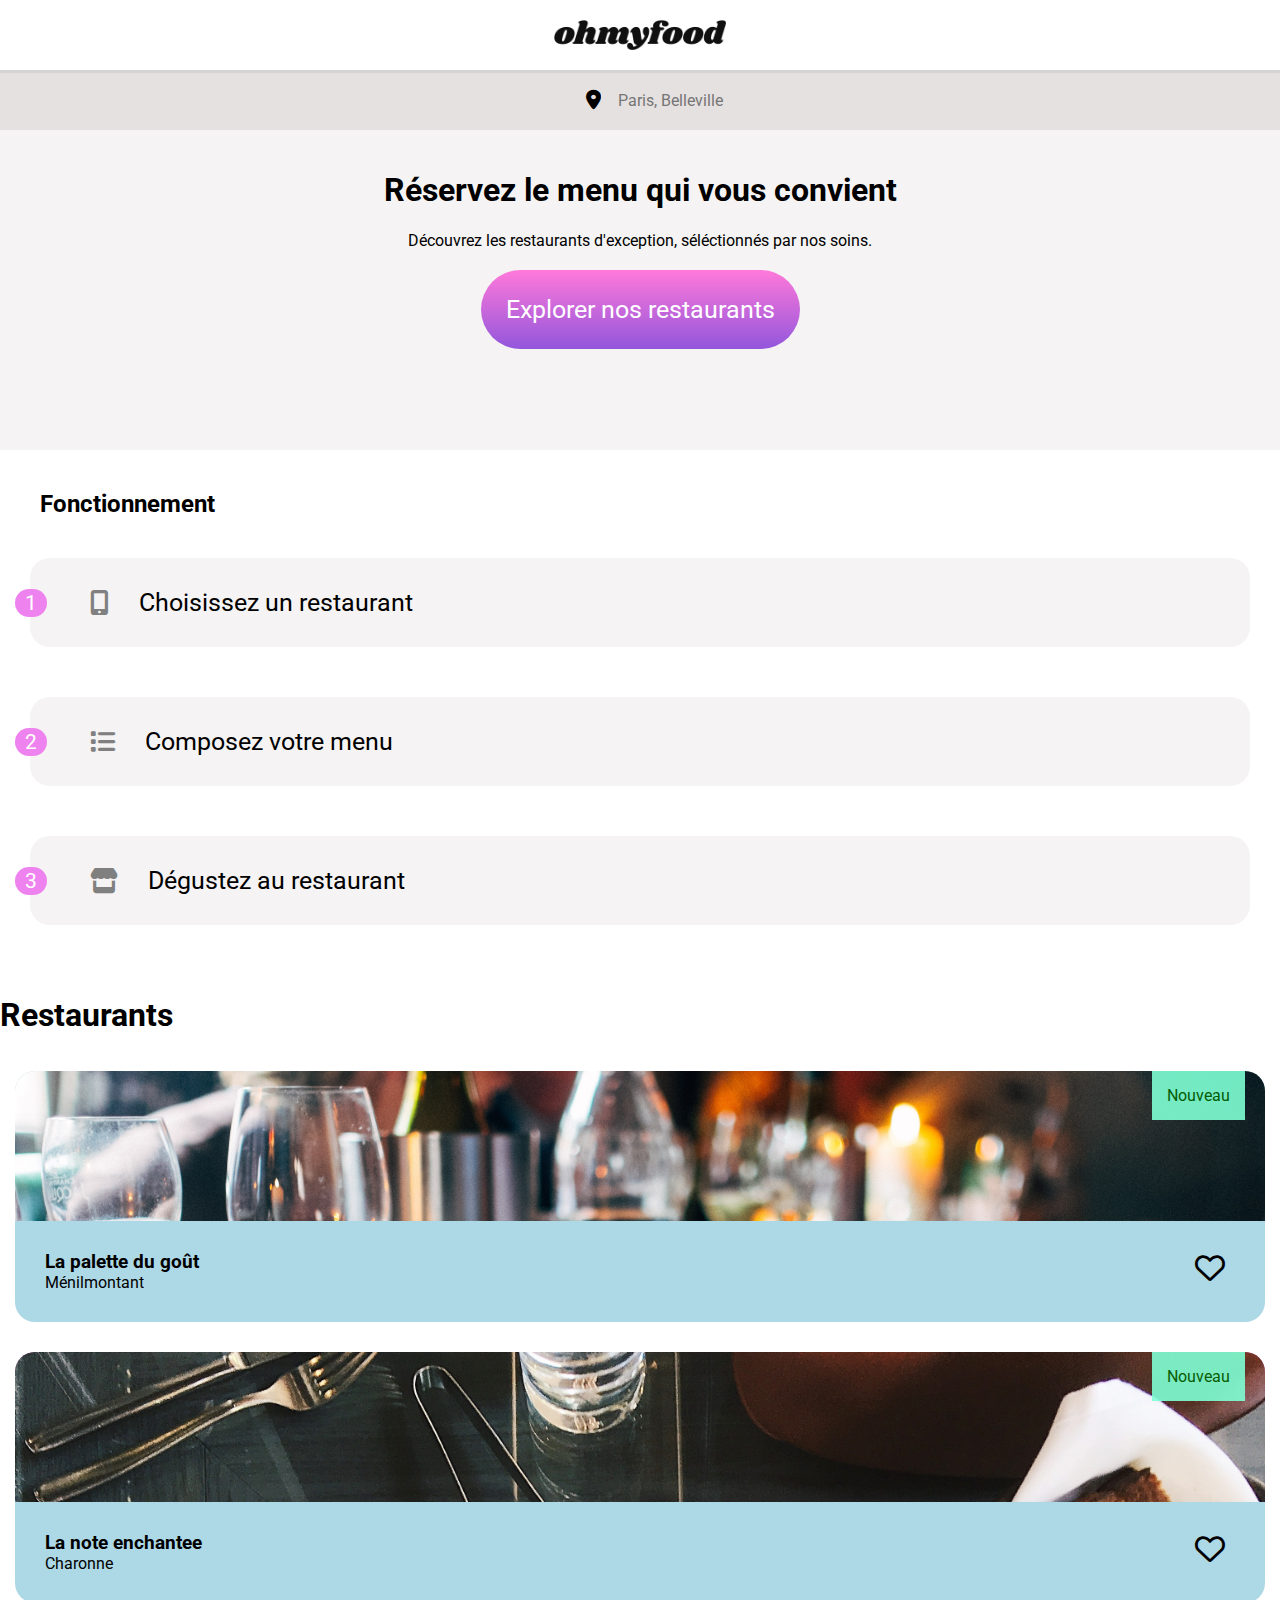
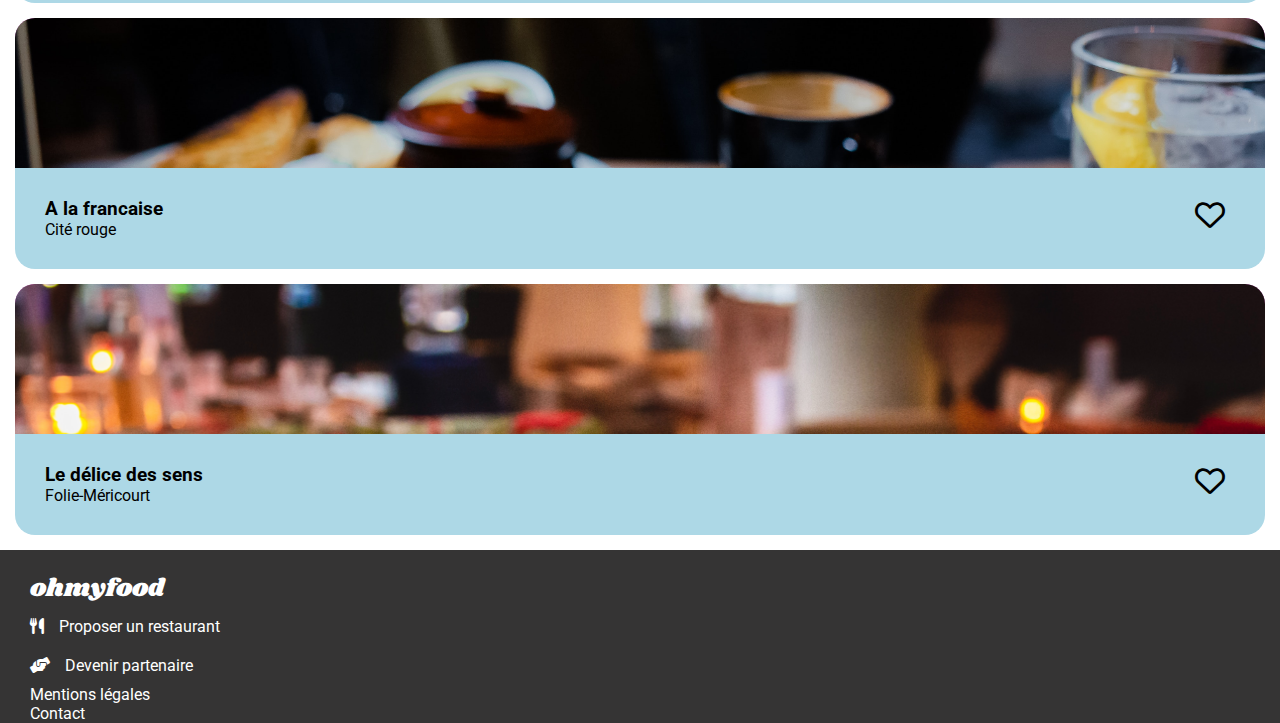
<file: OYMYFOOD/index.html>
<!DOCTYPE html>

<html lang="en-FR">

<head>
  <meta charset="utf-8" />

  <title>Projet 3 - OH MY FOOD</title>
  <link rel="stylesheet" href="CSS/style.css" />
  <link rel="stylesheet" href="CSS/css/all.css" />
  <link rel="preconnect" href="https://fonts.googleapis.com" />
  <link rel="preconnect" href="https://fonts.gstatic.com" crossorigin />
  <link href="https://fonts.googleapis.com/css2?family=Shrikhand&display=swap" rel="stylesheet" />
  <link rel="preconnect" href="https://fonts.googleapis.com" />
  <link rel="preconnect" href="https://fonts.gstatic.com" crossorigin />
  <link
    href="https://fonts.googleapis.com/css2?family=Roboto:ital,wght@0,100;0,300;0,400;0,500;0,700;0,900;1,100;1,300;1,400;1,500;1,700;1,900&display=swap"
    rel="stylesheet" />
</head>

<body>

  <section class="sectionchargement">
    <span class="loader loadingspinner"></span>
    Chargement des menus...
  </section>



  <header class="conteneurheader">
    <div class="logo">
      <img class="logoheader" src="Images/ohmyfood.png" alt="Le logo d'Oh my food" />
    </div>

    <div class="zonerecherche">
      <div class="zone1">
        <i class="fa-solid fa-location-dot"></i>

        <form class="formulaire" method="post" action="#">
          <input class="zone2" type="text" placeholder="Paris, Belleville" size="20" maxlength="100" />
        </form>
      </div>
    </div>

    <div class="conteneurfinheader">
      <h1>Réservez le menu qui vous convient</h1>

      <p>
        Découvrez les restaurants d'exception, séléctionnés par nos soins.
      </p>

      <div class="explorationrestaurants">
        <a class="lienexploration" href="#">Explorer nos restaurants </a>
      </div>
    </div>
  </header>

  <div class="conteneurfonctionnement">
    <h2>Fonctionnement</h2>

    <div class="etapesfonctionnement">



      <div class="choisissez">
        <span class="etape1">1</span>
        <i class="fa-solid fa-mobile-screen-button"></i>
        <span>Choisissez un restaurant</span>
      </div>

      <div class="composez">
        <span class="etape2">2</span>
        <i class="fa-solid fa-list"></i>
        <span>Composez votre menu</span>
      </div>

      <div class="degustez">
        <span class="etape3">3</span>
        <i class="fa-solid fa-store"></i>
        <span>Dégustez au restaurant</span>
      </div>
    </div>
  </div>

  <div class="conteneurrestaurants">
    <h1>Restaurants</h1>

    <div class="modelecarte">
      <div class="partiephoto">
        <img class="lesimages" src="Images/la_palette-du_gout.jpg" alt="Photo Restaurant La palette du gout" />
        <span class="mentionnouveau">Nouveau</span>
      </div>


      <div class="partietexte">
        <div class="detailresto">
          <h3 class="nomresto">La palette du goût</h3>
          <p class="villeresto">Ménilmontant</p>
        </div>




        <div class="coeurs">

          <span class="coeurvide">
            <i class="fa-regular fa-heart"></i>
          </span>
          <span class="coeurplein">
            <i class="fa-solid fa-heart"></i>
          </span>
        </div>


      </div>
    </div>
  </div>



  <div class="modelecarte">
    <div class="partiephoto">
      <img class="lesimages" src="Images/la_note_enchantee.jpg" alt="Photo Restaurant La note enchantee" />
      <span class="mentionnouveau">Nouveau</span>
    </div>


    <div class="partietexte">
      <div class="detailresto">
        <h3 class="nomresto">La note enchantee</h3>
        <p class="villeresto">Charonne</p>
      </div>


      <div class="coeurs">

        <span class="coeurvide">
          <i class="fa-regular fa-heart"></i>
        </span>
        <span class="coeurplein">
          <i class="fa-solid fa-heart"></i>
        </span>
      </div>


    </div>
  </div>
  </div>



  <div class="modelecarte">
    <div class="partiephoto">
      <img class="lesimages" src="Images/a_la_francaise.jpg" alt="Photo Restaurant A la francaise" />
    </div>


    <div class="partietexte">
      <div class="detailresto">
        <h3 class="nomresto">A la francaise</h3>
        <p class="villeresto">Cité rouge</p>
      </div>


      <div class="coeurs">

        <span class="coeurvide">
          <i class="fa-regular fa-heart"></i>
        </span>
        <span class="coeurplein">
          <i class="fa-solid fa-heart"></i>
        </span>
      </div>


    </div>
  </div>
  </div>



  <div class="modelecarte">
    <div class="partiephoto">
      <img class="lesimages" src="Images/le_delice_des_sens.jpg" alt="Photo Restaurant Le délice des sens" />
    </div>


    <div class="partietexte">
      <div class="detailresto">
        <h3 class="nomresto">Le délice des sens</h3>
        <p class="villeresto">Folie-Méricourt</p>
      </div>

      <div class="coeurs">

        <span class="coeurvide">
          <i class="fa-regular fa-heart"></i>
        </span>
        <span class="coeurplein">
          <i class="fa-solid fa-heart"></i>
        </span>
      </div>


    </div>
  </div>
  </div>



  <footer class="conteneurfooter">
    <div class="elementsdufooter">
      <div class="textelogo">
        <p>ohmyfood</p>
      </div>

      <div class="proposerunresto">
        <i class="fa-solid fa-utensils"></i>
        <p>Proposer un restaurant</p>
      </div>

      <div class="devenirpartenaire">
        <i class="fa-solid fa-handshake-angle"></i>
        <p>Devenir partenaire</p>
      </div>

      <p>Mentions légales</p>

      <p>Contact</p>
    </div>
  </footer>
</body>

</html>
</file>
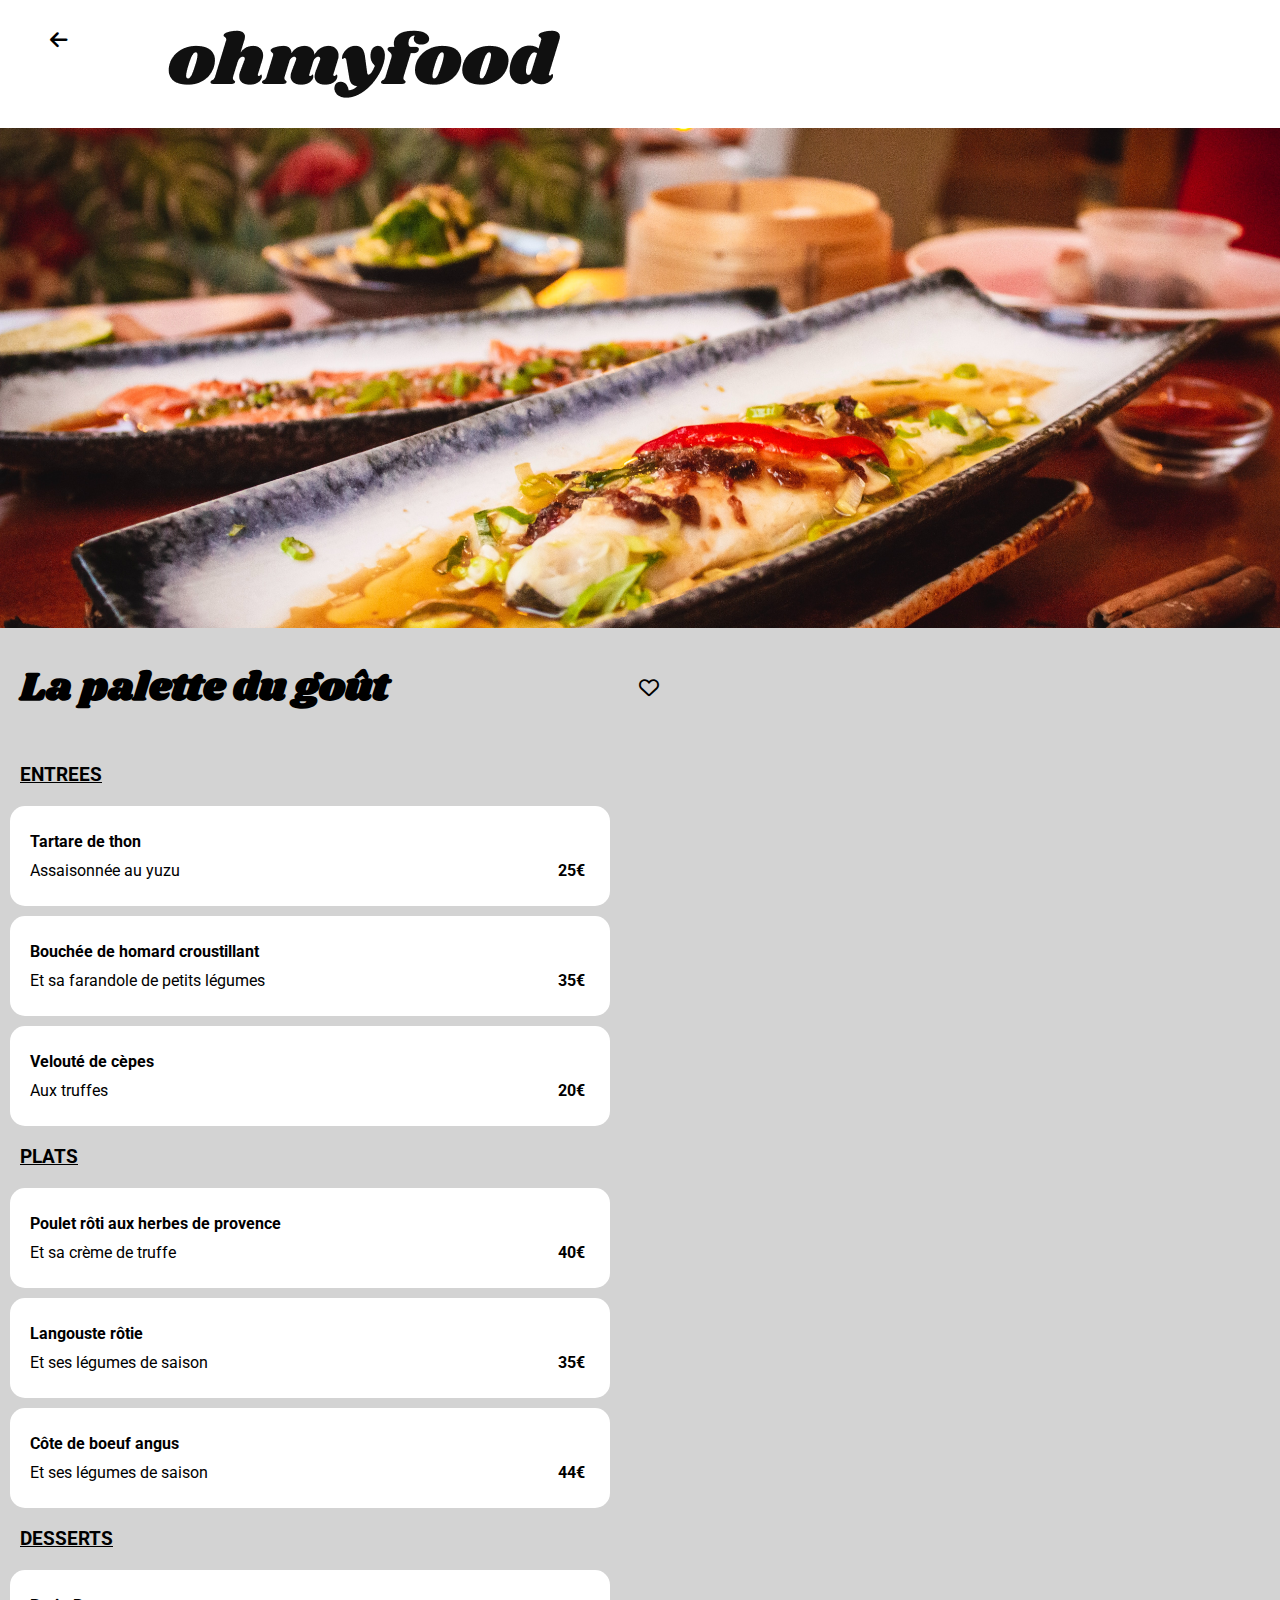
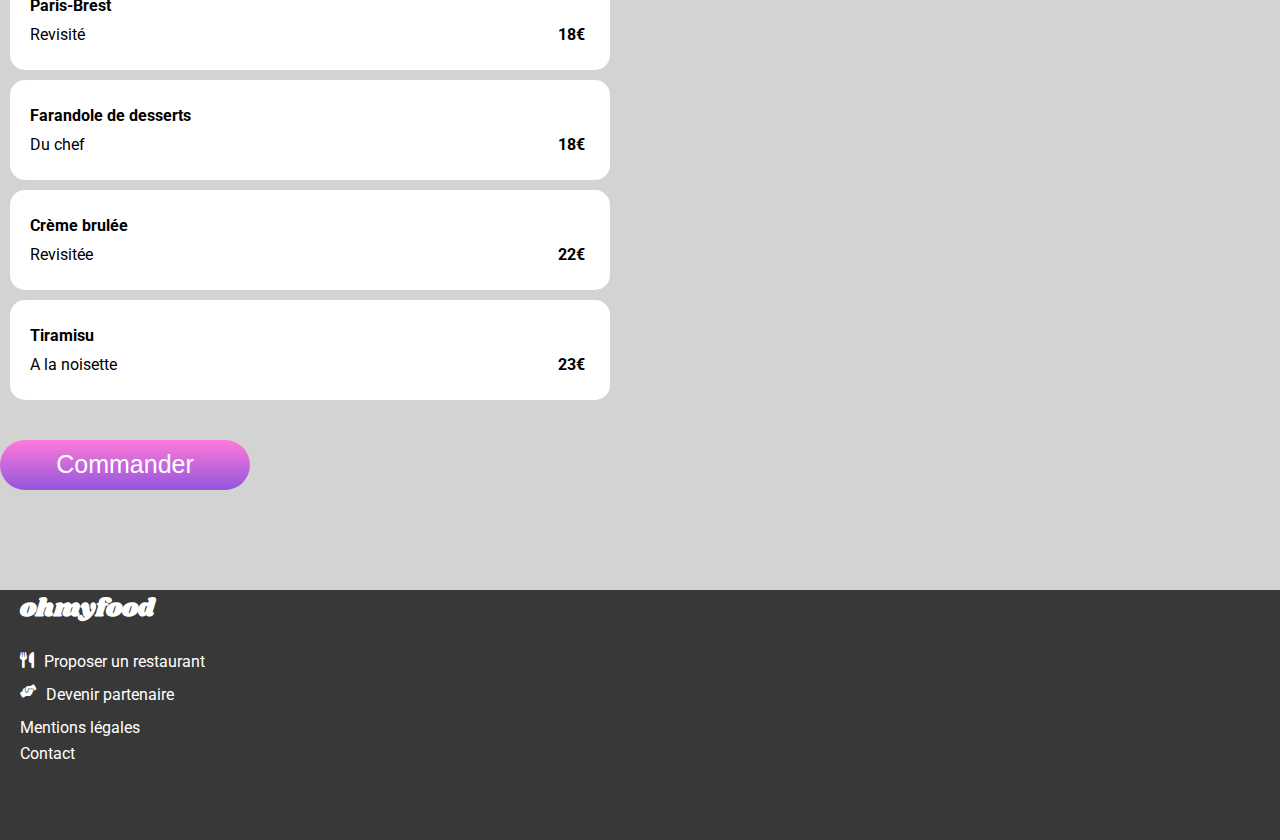
<file: OYMYFOOD/delicesdessens.html>
<!DOCTYPE html>


<html lang="en-FR">
  <head>
    <meta charset="utf-8" />

    <title>Projet 3 - OH MY FOOD</title>
    <link rel="stylesheet" href="CSS/delicesdessens.css" />
    <link rel="stylesheet" href="CSS/css/all.css" />
    <link rel="preconnect" href="https://fonts.googleapis.com" />
    <link rel="preconnect" href="https://fonts.gstatic.com" crossorigin />
    <link
      href="https://fonts.googleapis.com/css2?family=Shrikhand&display=swap"
      rel="stylesheet"
    />
    <link rel="preconnect" href="https://fonts.googleapis.com" />
    <link rel="preconnect" href="https://fonts.gstatic.com" crossorigin />
    <link
      href="https://fonts.googleapis.com/css2?family=Roboto:ital,wght@0,100;0,300;0,400;0,500;0,700;0,900;1,100;1,300;1,400;1,500;1,700;1,900&display=swap"
      rel="stylesheet"
    />
  </head>


<body>


    <header class="conteneurheader">

        <div class="flecheretouretlogo">
            <a href="index.html">
            <i class="fa-solid fa-arrow-left"></i></a>
    
        <div class="logo">
            <img class="logoheader" src="Images/ohmyfood.png" alt="Le logo d'Oh my food"/>
        </div>
    </div>

    </header>



    <div class="conteneurmenu">

        <div>
            <img class="image3" src="Images/le_delice_des_sens.jpg" alt="Photo Restaurant Le délices des sens" />
        </div>



        <div class="contenutexte">
        <div class="nomresto">
            <h1>La palette du goût</h1>
            <i class="fa-regular fa-heart"></i>
        </div>
        
        <h3 class="entrées">ENTREES</h3>


        <div class="modelcarte">
            <div class="sousmodelecarte">
                <div class="complete">
                    <h4>Tartare de thon</h4>
                    <p>Assaisonnée au yuzu</p>
                </div>
                <div class="detailprix">
                    <p>25€</p>
                </div>
            </div>

            <span class="coche">
                <i class="fa-solid fa-circle-check"></i>
            </span>
        </div>


        <div class="modelcarte">
            <div class="sousmodelecarte">
                <div class="complete">
                    <h4>Bouchée de homard croustillant</h4>
                    <p>Et sa farandole de petits légumes</p>
                </div>
                <div class="detailprix">
                    <p>35€</p>
                </div>
          
            </div>

            <span class="coche">
                <i class="fa-solid fa-circle-check"></i>
            </span>
        </div>


        <div class="modelcarte">
            <div class="sousmodelecarte">
                <div class="complete">
                    <h4>Velouté de cèpes</h4>
                    <p>Aux truffes</p>
                </div>
                <div class="detailprix">
                    <p>20€</p>
                </div>
          
            </div>

            <span class="coche">
                <i class="fa-solid fa-circle-check"></i>
            </span>
        </div>



        <h3 class="entrées">PLATS</h3>

        <div class="modelcarte">
            <div class="sousmodelecarte">
                <div class="complete">
                    <h4>Poulet rôti aux herbes de provence</h4>
                    <p>Et sa crème de truffe</p>
                </div>
                <div class="detailprix">
                    <p>40€</p>
                </div>
          
            </div>

            <span class="coche">
                <i class="fa-solid fa-circle-check"></i>
            </span>
        </div>


 <div class="modelcarte">
            <div class="sousmodelecarte">
                <div class="complete">
                    <h4>Langouste rôtie</h4>
                    <p>Et ses légumes de saison</p>
                </div>
                <div class="detailprix">
                    <p>35€</p>
                </div>
          
            </div>

            <span class="coche">
                <i class="fa-solid fa-circle-check"></i>
            </span>
        </div>



        <div class="modelcarte">
            <div class="sousmodelecarte">
                <div class="complete">
                    <h4>Côte de boeuf angus</h4>
                    <p>Et ses légumes de saison</p>
                </div>
                <div class="detailprix">
                    <p>44€</p>
                </div>
          
            </div>

            <span class="coche">
                <i class="fa-solid fa-circle-check"></i>
            </span>
        </div>

        <h3 class="desserts">DESSERTS</h3>


        <div class="modelcarte">
            <div class="sousmodelecarte">
                <div class="complete">
                    <h4>Paris-Brest</h4>
                    <p>Revisité</p>
                </div>
                <div class="detailprix">
                    <p>18€</p>
                </div>
          
            </div>

            <span class="coche">
                <i class="fa-solid fa-circle-check"></i>
            </span>
        </div>


        <div class="modelcarte">
            <div class="sousmodelecarte">
                <div class="complete">
                    <h4>Farandole de desserts</h4>
                    <p>Du chef</p>
                </div>
                <div class="detailprix">
                    <p>18€</p>
                </div>
          
            </div>

            <span class="coche">
                <i class="fa-solid fa-circle-check"></i>
            </span>
        </div>


        <div class="modelcarte">
            <div class="sousmodelecarte">
                <div class="complete">
                    <h4>Crème brulée</h4>
                    <p>Revisitée</p>
                </div>
                <div class="detailprix">
                    <p>22€</p>
                </div>
          
            </div>

            <span class="coche">
                <i class="fa-solid fa-circle-check"></i>
            </span>
        </div>


        <div class="modelcarte">
            <div class="sousmodelecarte">
                <div class="complete">
                    <h4>Tiramisu</h4>
                    <p>A la noisette</p>
                </div>
                <div class="detailprix">
                    <p>23€</p>
                </div>
          
            </div>

            <span class="coche">
                <i class="fa-solid fa-circle-check"></i>
            </span>
        </div>














  

        <button class="commander" type="submit">
            <span>Commander</span>
            <a href="#"></a>
        </button>



    </body>


        
    <footer class="conteneurfooter">
        <div class="contenusfooter">
        <h3 class="nommarque">ohmyfood</h3>

        <div class="proposerunresto">
            <i class="fa-solid fa-utensils"></i>
            <p>Proposer un restaurant</p>
        </div>

        <div class="devenirpartenaire">
            <i class="fa-solid fa-handshake-angle"></i>
            <p>Devenir partenaire</p>
        </div>


        <p>Mentions légales</p>

        <p>Contact</p>
    
    </div>

    </footer>
</file>
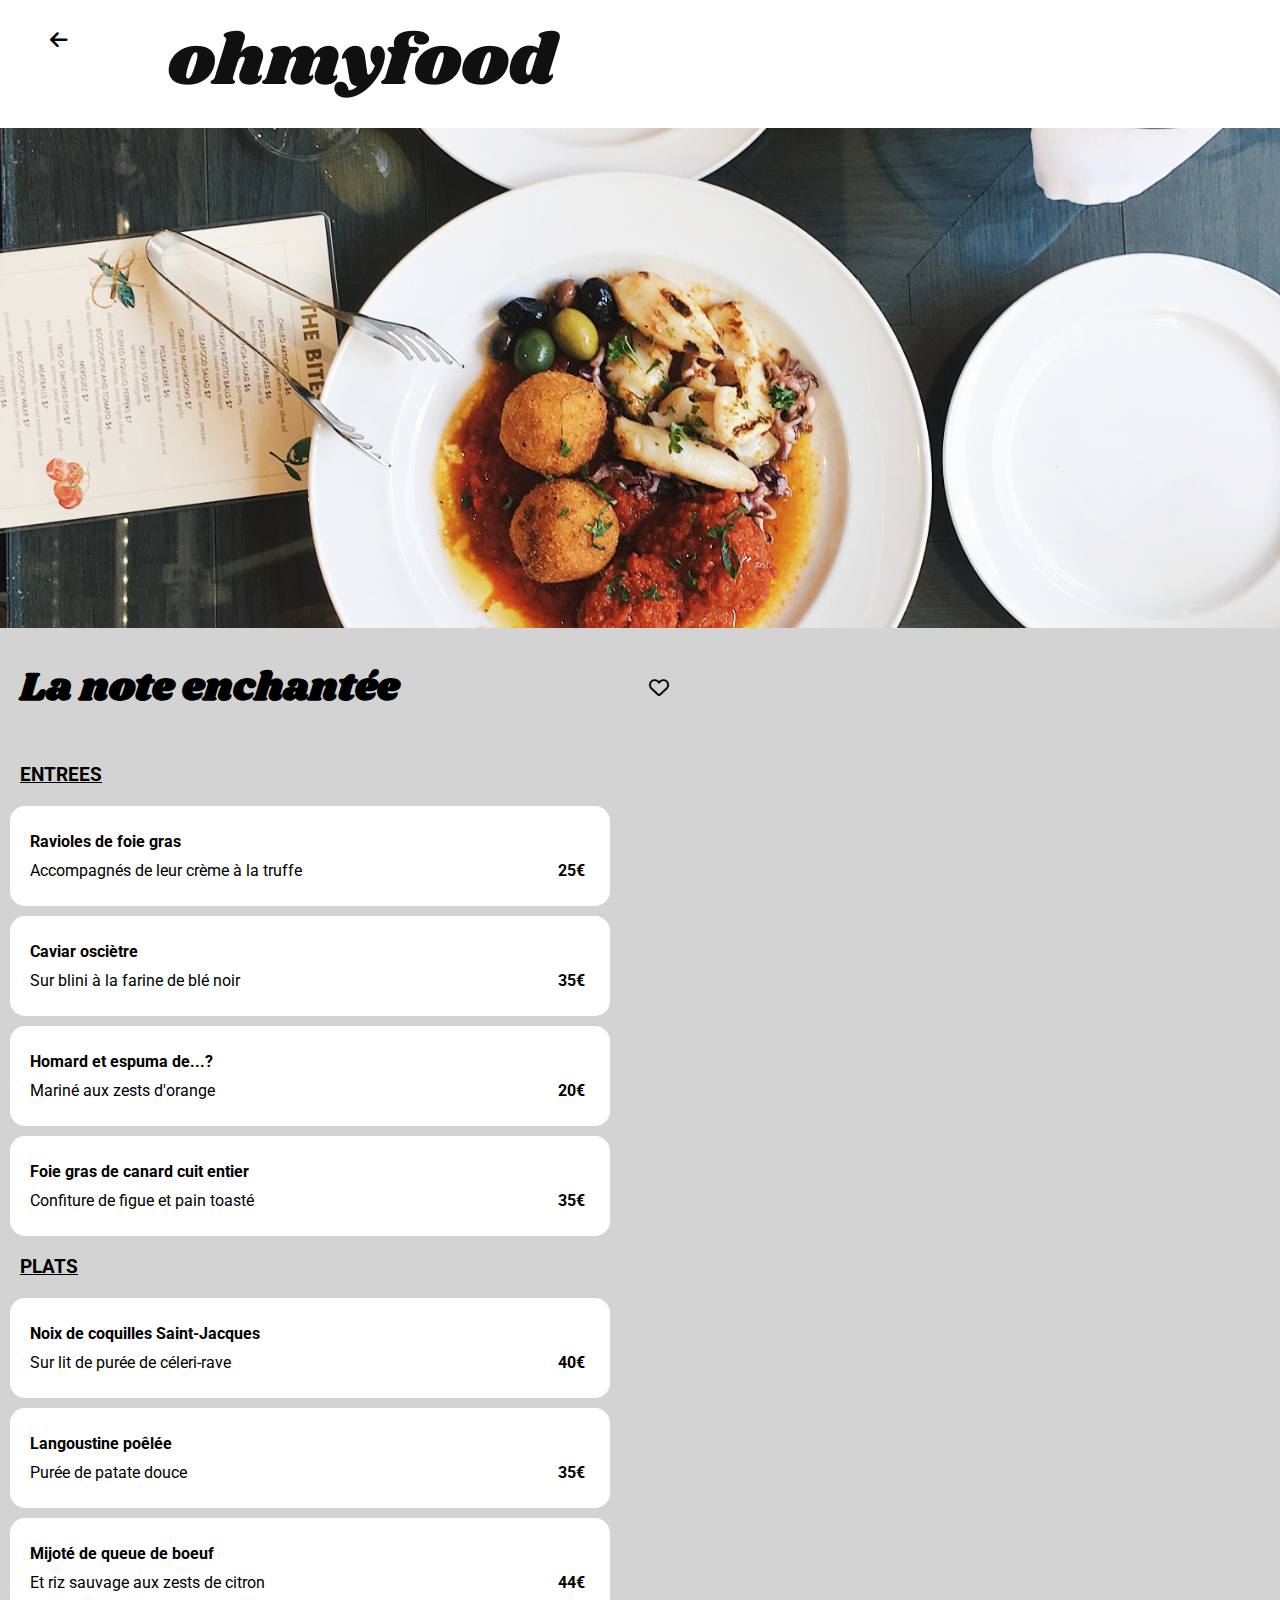
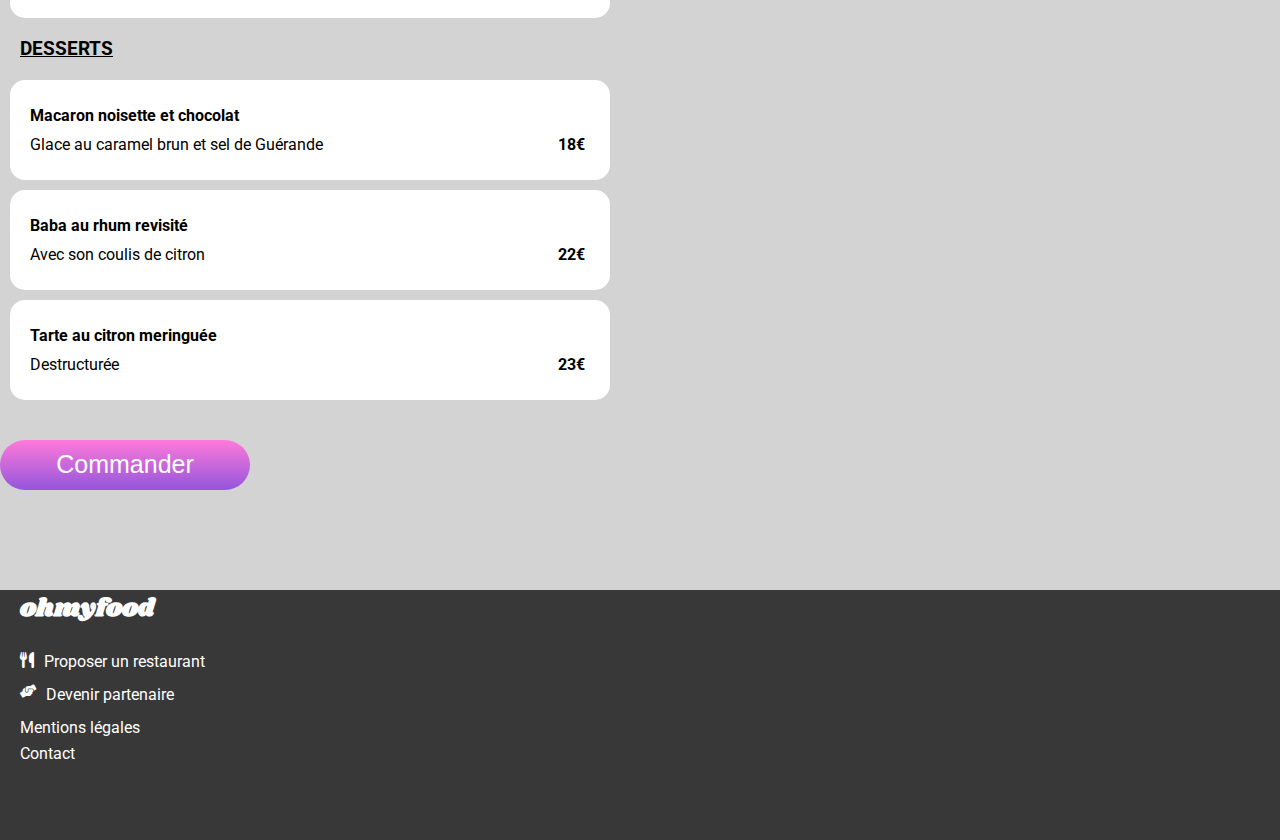
<file: OYMYFOOD/noteenchantee.html>
<!DOCTYPE html>


<html lang="en-FR">
  <head>
    <meta charset="utf-8" />

    <title>Projet 3 - OH MY FOOD</title>
    <link rel="stylesheet" href="CSS/noteenchantee.css" />
    <link rel="stylesheet" href="CSS/css/all.css" />
    <link rel="preconnect" href="https://fonts.googleapis.com" />
    <link rel="preconnect" href="https://fonts.gstatic.com" crossorigin />
    <link
      href="https://fonts.googleapis.com/css2?family=Shrikhand&display=swap"
      rel="stylesheet"
    />
    <link rel="preconnect" href="https://fonts.googleapis.com" />
    <link rel="preconnect" href="https://fonts.gstatic.com" crossorigin />
    <link
      href="https://fonts.googleapis.com/css2?family=Roboto:ital,wght@0,100;0,300;0,400;0,500;0,700;0,900;1,100;1,300;1,400;1,500;1,700;1,900&display=swap"
      rel="stylesheet"
    />
  </head>


<body>


    <header class="conteneurheader">

        <div class="flecheretouretlogo">
            <a href="index.html">
            <i class="fa-solid fa-arrow-left"></i></a>
    
        <div class="logo">
            <img class="logoheader" src="Images/ohmyfood.png" alt="Le logo d'Oh my food"/>
        </div>
    </div>

    </header>



    <div class="conteneurmenu">

        <div>
            <img class="image3" src="Images/la_note_enchantee.jpg" alt="Photo Restaurant La Note enchantee" />
        </div>



        <div class="contenutexte">
        <div class="nomresto">
            <h1>La note enchantée</h1>
            <i class="fa-regular fa-heart"></i>
        </div>
        
        <h3 class="entrées">ENTREES</h3>


        <div class="modelcarte">
            <div class="sousmodelecarte">
                <div class="complete">
                    <h4>Ravioles de foie gras</h4>
                    <p>Accompagnés de leur crème à la truffe</p>
                </div>
                <div class="detailprix">
                    <p>25€</p>
                </div>
            </div>

            <span class="coche">
                <i class="fa-solid fa-circle-check"></i>
            </span>
        </div>


        <div class="modelcarte">
            <div class="sousmodelecarte">
                <div class="complete">
                    <h4>Caviar osciètre</h4>
                    <p>Sur blini à la farine de blé noir</p>
                </div>
                <div class="detailprix">
                    <p>35€</p>
                </div>
          
            </div>

            <span class="coche">
                <i class="fa-solid fa-circle-check"></i>
            </span>
        </div>


        <div class="modelcarte">
            <div class="sousmodelecarte">
                <div class="complete">
                    <h4>Homard et espuma de...?</h4>
                    <p>Mariné aux zests d'orange</p>
                </div>
                <div class="detailprix">
                    <p>20€</p>
                </div>
          
            </div>

            <span class="coche">
                <i class="fa-solid fa-circle-check"></i>
            </span>
        </div>


        <div class="modelcarte">
            <div class="sousmodelecarte">
                <div class="complete">
                    <h4>Foie gras de canard cuit entier</h4>
                    <p>Confiture de figue et pain toasté</p>
                </div>
                <div class="detailprix">
                    <p>35€</p>
                </div>
          
            </div>

            <span class="coche">
                <i class="fa-solid fa-circle-check"></i>
            </span>
        </div>



        <h3 class="entrées">PLATS</h3>

        <div class="modelcarte">
            <div class="sousmodelecarte">
                <div class="complete">
                    <h4>Noix de coquilles Saint-Jacques</h4>
                    <p>Sur lit de purée de céleri-rave</p>
                </div>
                <div class="detailprix">
                    <p>40€</p>
                </div>
          
            </div>

            <span class="coche">
                <i class="fa-solid fa-circle-check"></i>
            </span>
        </div>



 <div class="modelcarte">
            <div class="sousmodelecarte">
                <div class="complete">
                    <h4>Langoustine poêlée</h4>
                    <p>Purée de patate douce</p>
                </div>
                <div class="detailprix">
                    <p>35€</p>
                </div>
          
            </div>

            <span class="coche">
                <i class="fa-solid fa-circle-check"></i>
            </span>
        </div>



        <div class="modelcarte">
            <div class="sousmodelecarte">
                <div class="complete">
                    <h4>Mijoté de queue de boeuf</h4>
                    <p>Et riz sauvage aux zests de citron</p>
                </div>
                <div class="detailprix">
                    <p>44€</p>
                </div>
          
            </div>

            <span class="coche">
                <i class="fa-solid fa-circle-check"></i>
            </span>
        </div>

        <h3 class="desserts">DESSERTS</h3>


        <div class="modelcarte">
            <div class="sousmodelecarte">
                <div class="complete">
                    <h4>Macaron noisette et chocolat</h4>
                    <p>Glace au caramel brun et sel de Guérande</p>
                </div>
                <div class="detailprix">
                    <p>18€</p>
                </div>
          
            </div>

            <span class="coche">
                <i class="fa-solid fa-circle-check"></i>
            </span>
        </div>


        <div class="modelcarte">
            <div class="sousmodelecarte">
                <div class="complete">
                    <h4>Baba au rhum revisité</h4>
                    <p>Avec son coulis de citron</p>
                </div>
                <div class="detailprix">
                    <p>22€</p>
                </div>
          
            </div>

            <span class="coche">
                <i class="fa-solid fa-circle-check"></i>
            </span>
        </div>


        <div class="modelcarte">
            <div class="sousmodelecarte">
                <div class="complete">
                    <h4>Tarte au citron meringuée</h4>
                    <p>Destructurée</p>
                </div>
                <div class="detailprix">
                    <p>23€</p>
                </div>
          
            </div>

            <span class="coche">
                <i class="fa-solid fa-circle-check"></i>
            </span>
        </div>
  

        <button class="commander" type="submit">
            <span>Commander</span>
            <a href="#"></a>
        </button>



    </body>


        
    <footer class="conteneurfooter">
        <div class="contenusfooter">
        <h3 class="nommarque">ohmyfood</h3>

        <div class="proposerunresto">
            <i class="fa-solid fa-utensils"></i>
            <p>Proposer un restaurant</p>
        </div>

        <div class="devenirpartenaire">
            <i class="fa-solid fa-handshake-angle"></i>
            <p>Devenir partenaire</p>
        </div>


        <p>Mentions légales</p>

        <p>Contact</p>
    
    </div>

    </footer>
</file>
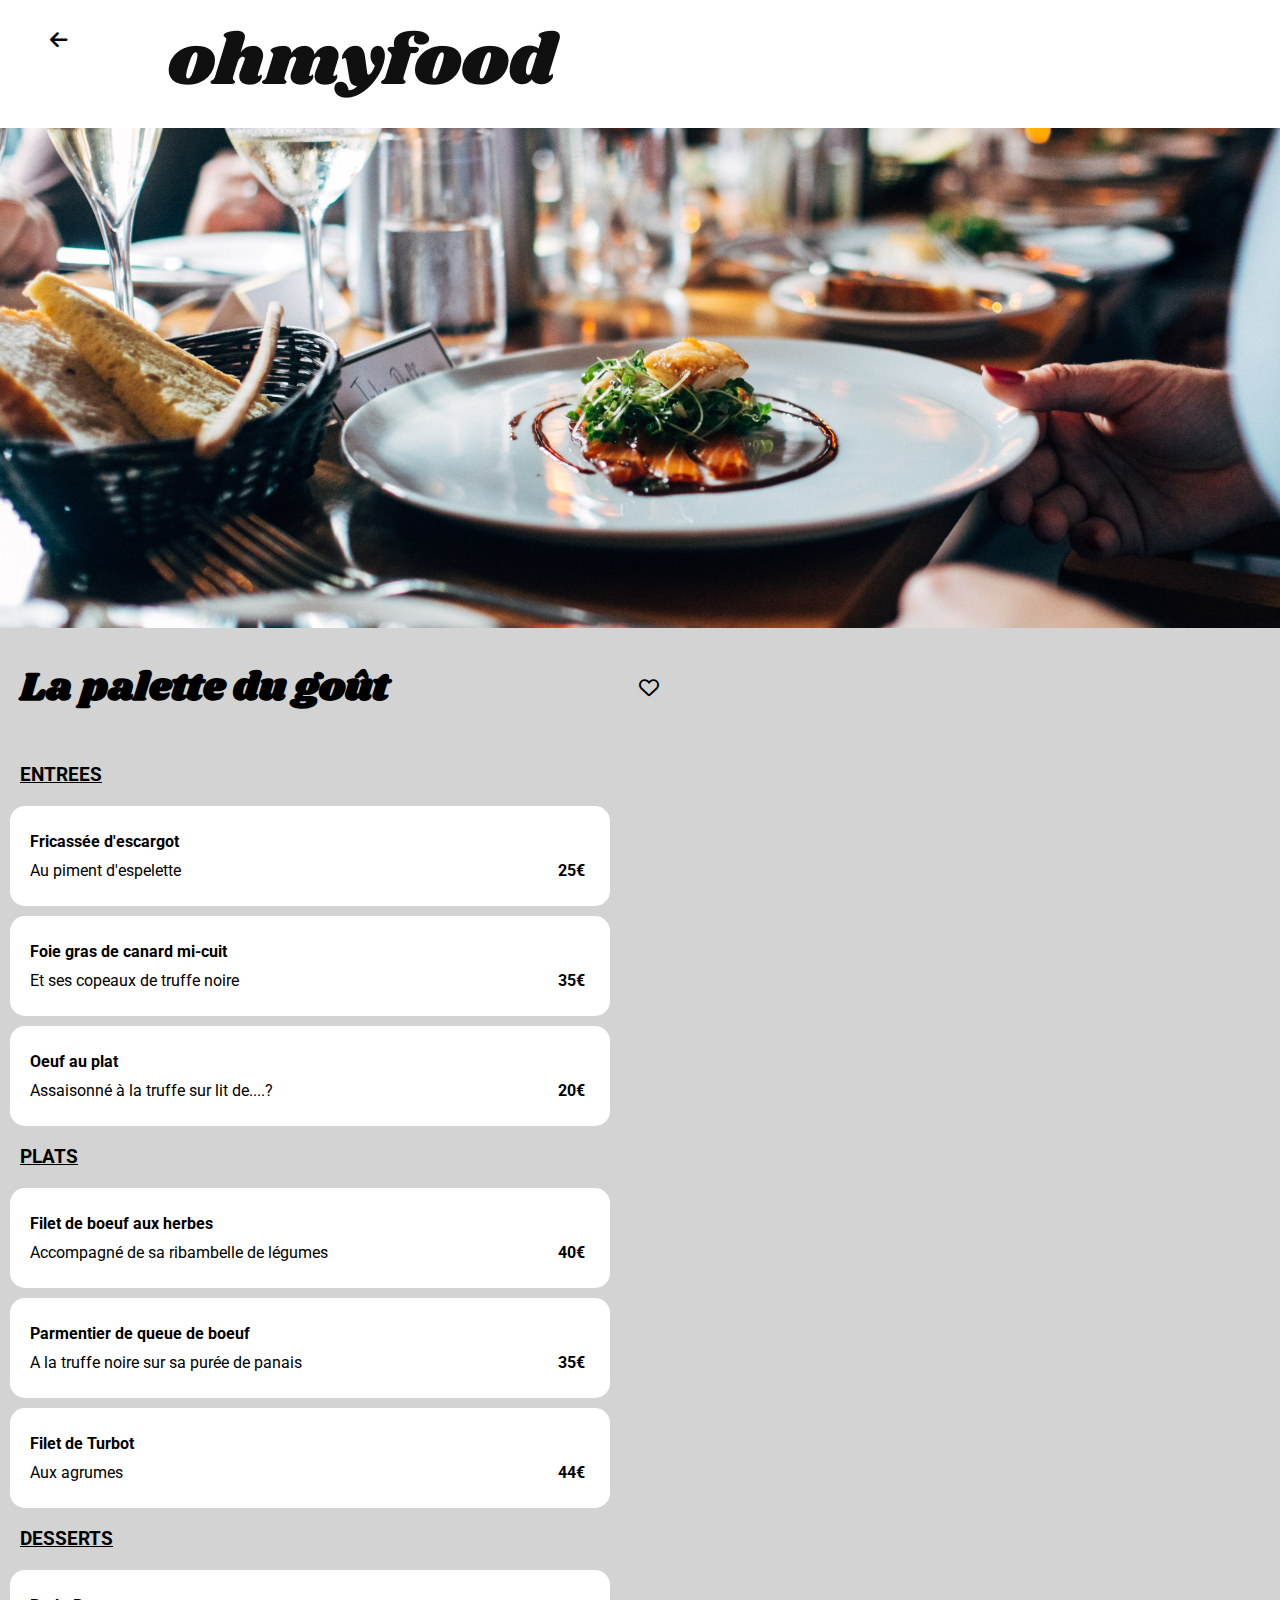
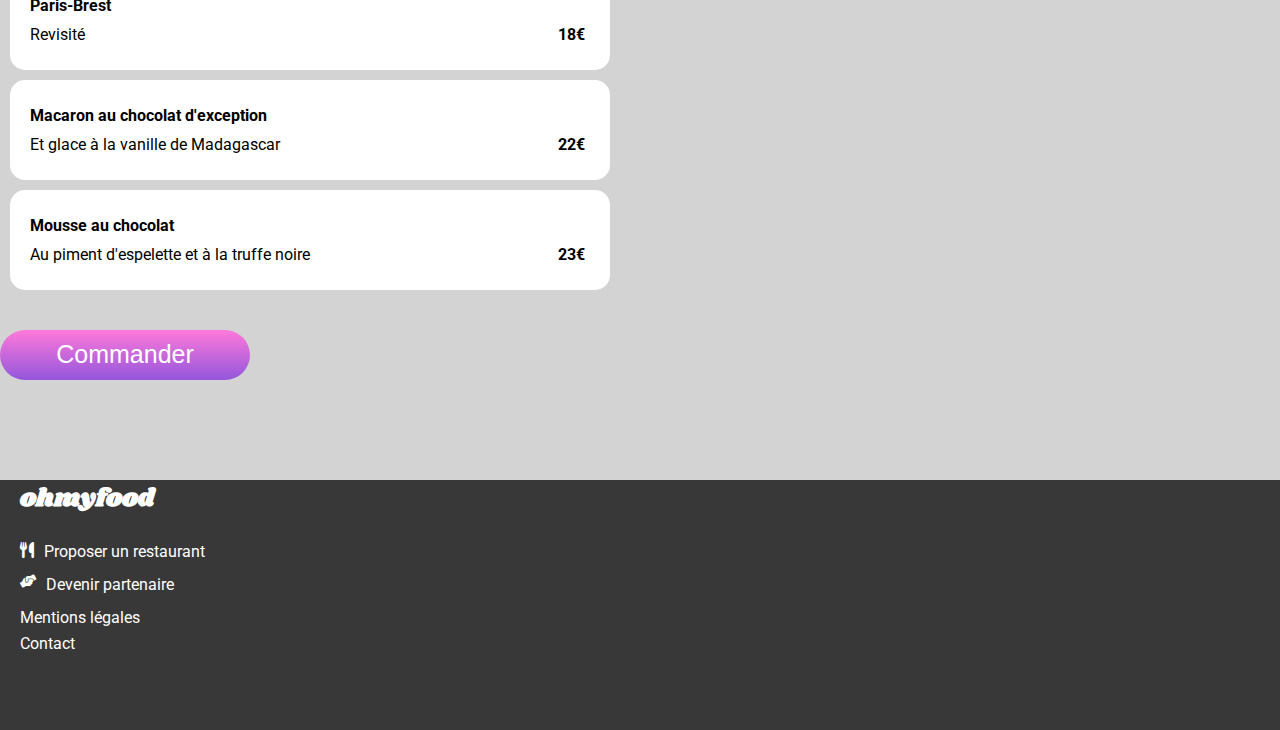
<file: OYMYFOOD/palettedugout.html>
<!DOCTYPE html>


<html lang="en-FR">
  <head>
    <meta charset="utf-8" />

    <title>Projet 3 - OH MY FOOD</title>
    <link rel="stylesheet" href="CSS/palettedugout.css" />
    <link rel="stylesheet" href="CSS/css/all.css" />
    <link rel="preconnect" href="https://fonts.googleapis.com" />
    <link rel="preconnect" href="https://fonts.gstatic.com" crossorigin />
    <link
      href="https://fonts.googleapis.com/css2?family=Shrikhand&display=swap"
      rel="stylesheet"
    />
    <link rel="preconnect" href="https://fonts.googleapis.com" />
    <link rel="preconnect" href="https://fonts.gstatic.com" crossorigin />
    <link
      href="https://fonts.googleapis.com/css2?family=Roboto:ital,wght@0,100;0,300;0,400;0,500;0,700;0,900;1,100;1,300;1,400;1,500;1,700;1,900&display=swap"
      rel="stylesheet"
    />
  </head>


<body>


    <header class="conteneurheader">

        <div class="flecheretouretlogo">
            <a href="index.html">
            <i class="fa-solid fa-arrow-left"></i></a>
    
        <div class="logo">
            <img class="logoheader" src="Images/ohmyfood.png" alt="Le logo d'Oh my food"/>
        </div>
    </div>

    </header>



    <div class="conteneurmenu">

        <div>
            <img class="image3" src="Images/la_palette-du_gout.jpg" alt="Photo Restaurant La palette du gout" />
        </div>



        <div class="contenutexte">
        <div class="nomresto">
            <h1>La palette du goût</h1>
            <i class="fa-regular fa-heart"></i>
        </div>
        
        <h3 class="entrées">ENTREES</h3>


        <div class="modelcarte">
            <div class="sousmodelecarte">
                <div class="complete">
                    <h4>Fricassée d'escargot</h4>
                    <p>Au piment d'espelette</p>
                </div>
                <div class="detailprix">
                    <p>25€</p>
                </div>
            </div>

            <span class="coche">
                <i class="fa-solid fa-circle-check"></i>
            </span>
        </div>


        <div class="modelcarte">
            <div class="sousmodelecarte">
                <div class="complete">
                    <h4>Foie gras de canard mi-cuit</h4>
                    <p>Et ses copeaux de truffe noire</p>
                </div>
                <div class="detailprix">
                    <p>35€</p>
                </div>
          
            </div>

            <span class="coche">
                <i class="fa-solid fa-circle-check"></i>
            </span>
        </div>


        <div class="modelcarte">
            <div class="sousmodelecarte">
                <div class="complete">
                    <h4>Oeuf au plat</h4>
                    <p>Assaisonné à la truffe sur lit de....?</p>
                </div>
                <div class="detailprix">
                    <p>20€</p>
                </div>
          
            </div>

            <span class="coche">
                <i class="fa-solid fa-circle-check"></i>
            </span>
        </div>



        <h3 class="entrées">PLATS</h3>

        <div class="modelcarte">
            <div class="sousmodelecarte">
                <div class="complete">
                    <h4>Filet de boeuf aux herbes</h4>
                    <p>Accompagné de sa ribambelle de légumes</p>
                </div>
                <div class="detailprix">
                    <p>40€</p>
                </div>
          
            </div>

            <span class="coche">
                <i class="fa-solid fa-circle-check"></i>
            </span>
        </div>


 <div class="modelcarte">
            <div class="sousmodelecarte">
                <div class="complete">
                    <h4>Parmentier de queue de boeuf</h4>
                    <p>A la truffe noire sur sa purée de panais</p>
                </div>
                <div class="detailprix">
                    <p>35€</p>
                </div>
          
            </div>

            <span class="coche">
                <i class="fa-solid fa-circle-check"></i>
            </span>
        </div>



        <div class="modelcarte">
            <div class="sousmodelecarte">
                <div class="complete">
                    <h4>Filet de Turbot</h4>
                    <p>Aux agrumes</p>
                </div>
                <div class="detailprix">
                    <p>44€</p>
                </div>
          
            </div>

            <span class="coche">
                <i class="fa-solid fa-circle-check"></i>
            </span>
        </div>

        <h3 class="desserts">DESSERTS</h3>


        <div class="modelcarte">
            <div class="sousmodelecarte">
                <div class="complete">
                    <h4>Paris-Brest</h4>
                    <p>Revisité</p>
                </div>
                <div class="detailprix">
                    <p>18€</p>
                </div>
          
            </div>

            <span class="coche">
                <i class="fa-solid fa-circle-check"></i>
            </span>
        </div>


        <div class="modelcarte">
            <div class="sousmodelecarte">
                <div class="complete">
                    <h4>Macaron au chocolat d'exception</h4>
                    <p>Et glace à la vanille de Madagascar</p>
                </div>
                <div class="detailprix">
                    <p>22€</p>
                </div>
          
            </div>

            <span class="coche">
                <i class="fa-solid fa-circle-check"></i>
            </span>
        </div>


        <div class="modelcarte">
            <div class="sousmodelecarte">
                <div class="complete">
                    <h4>Mousse au chocolat</h4>
                    <p>Au piment d'espelette et à la truffe noire</p>
                </div>
                <div class="detailprix">
                    <p>23€</p>
                </div>
          
            </div>

            <span class="coche">
                <i class="fa-solid fa-circle-check"></i>
            </span>
        </div>
  

        <button class="commander" type="submit">
            <span>Commander</span>
            <a href="#"></a>
        </button>



    </body>


        
    <footer class="conteneurfooter">
        <div class="contenusfooter">
        <h3 class="nommarque">ohmyfood</h3>

        <div class="proposerunresto">
            <i class="fa-solid fa-utensils"></i>
            <p>Proposer un restaurant</p>
        </div>

        <div class="devenirpartenaire">
            <i class="fa-solid fa-handshake-angle"></i>
            <p>Devenir partenaire</p>
        </div>


        <p>Mentions légales</p>

        <p>Contact</p>
    
    </div>

    </footer>
</file>
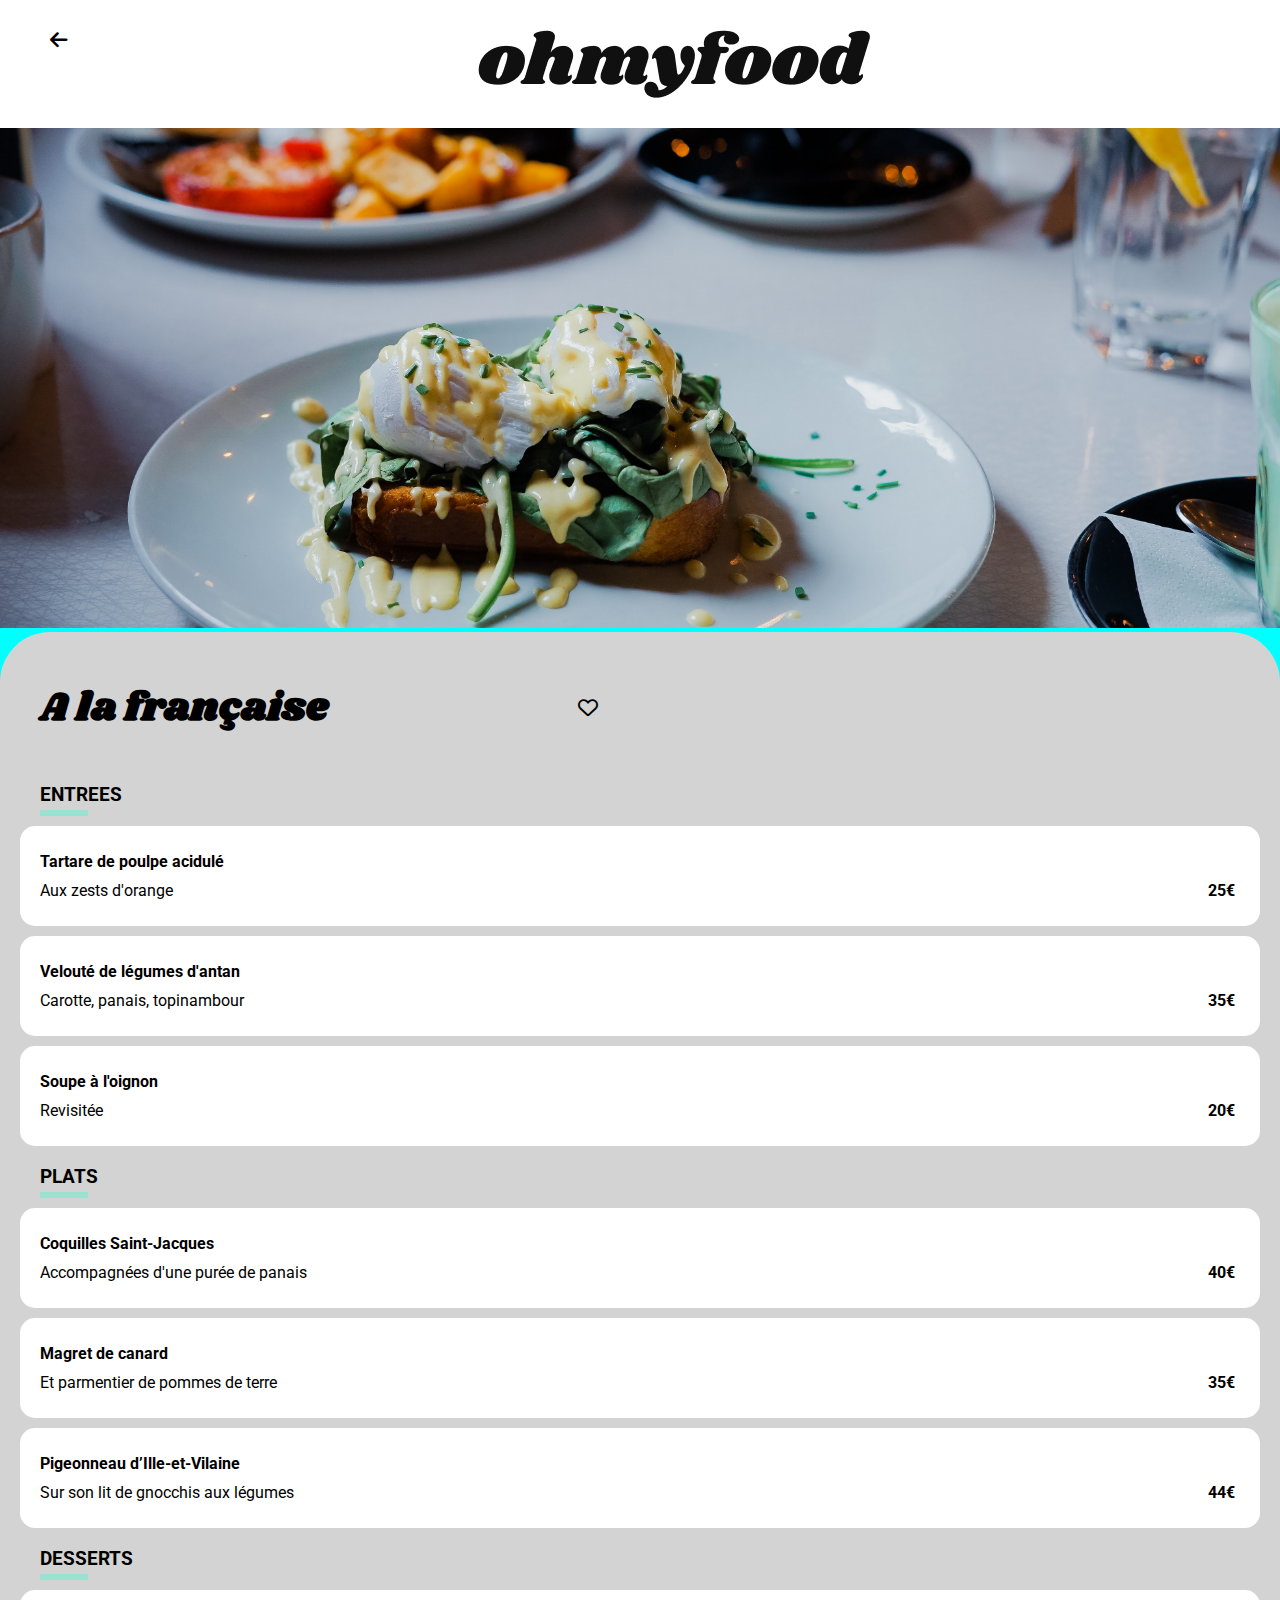
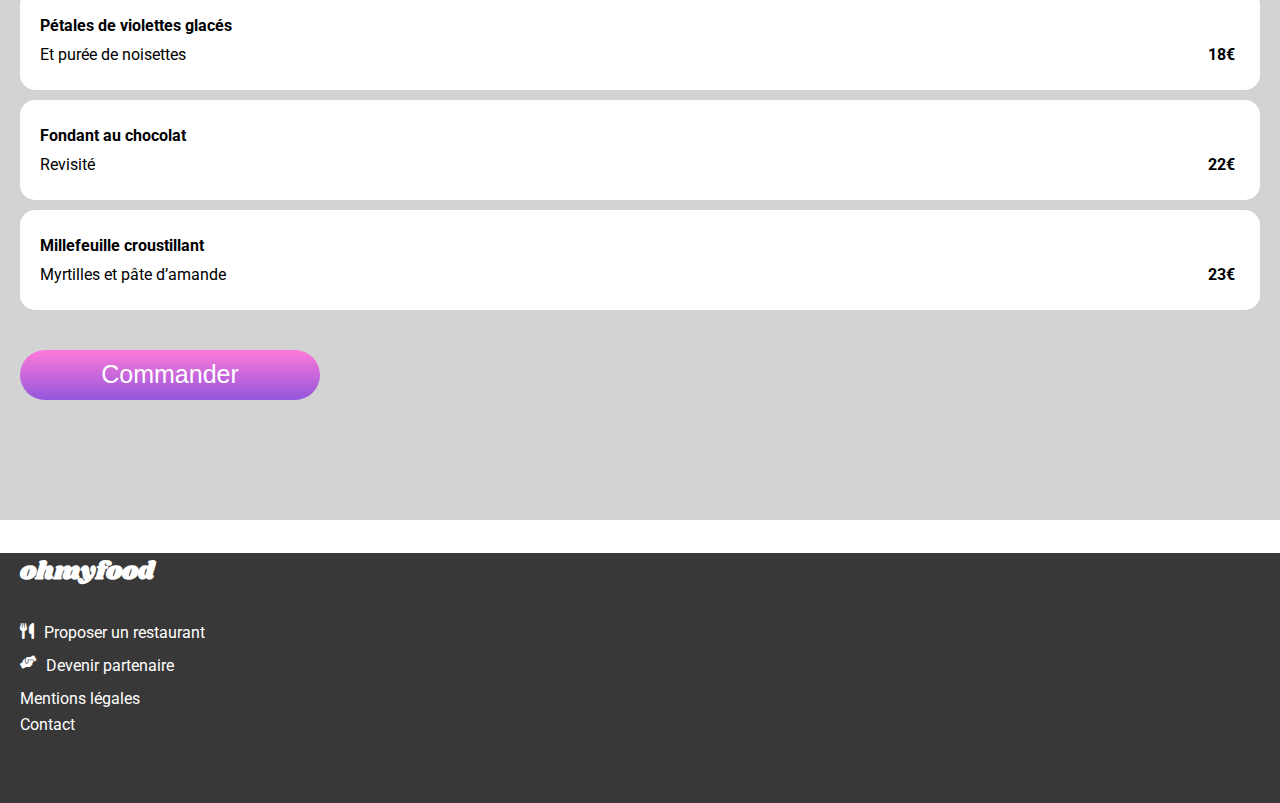
<file: OYMYFOOD/restoalafrancaise.html>
<!DOCTYPE html>


<html lang="en-FR">

<head>
    <meta charset="utf-8" />

    <title>Projet 3 - OH MY FOOD</title>
    <link rel="stylesheet" href="CSS/stylealafrancaise.css" />
    <link rel="stylesheet" href="CSS/css/all.css" />
    <link rel="preconnect" href="https://fonts.googleapis.com" />
    <link rel="preconnect" href="https://fonts.gstatic.com" crossorigin />
    <link href="https://fonts.googleapis.com/css2?family=Shrikhand&display=swap" rel="stylesheet" />
    <link rel="preconnect" href="https://fonts.googleapis.com" />
    <link rel="preconnect" href="https://fonts.gstatic.com" crossorigin />
    <link
        href="https://fonts.googleapis.com/css2?family=Roboto:ital,wght@0,100;0,300;0,400;0,500;0,700;0,900;1,100;1,300;1,400;1,500;1,700;1,900&display=swap"
        rel="stylesheet" />
</head>


<body>


    <header class="conteneurheader">

        <div class="flecheretouretlogo">
            <a href="index.html">
                <i class="fa-solid fa-arrow-left"></i></a>

            <div class="logo">
                <img class="logoheader" src="Images/ohmyfood.png" alt="Le logo d'Oh my food" />
            </div>
        </div>

    </header>



    <div class="conteneurmenu">

        <div>
            <img class="image3" src="Images/a_la_francaise.jpg" alt="Photo Restaurant A la française" />
        </div>



        <div class="contenutexte">
            <div class="nomresto">
                <h1>A la française</h1>
                <i class="fa-regular fa-heart"></i>
            </div>

            <h3 class="entrées">ENTREES</h3>


            <div class="modelcarte">
                <div class="sousmodelecarte">
                    <div class="complete">
                        <h4>Tartare de poulpe acidulé</h4>
                        <p>Aux zests d'orange</p>
                    </div>
                    <div class="detailprix">
                        <p>25€</p>
                    </div>
                </div>

                <span class="coche">
                    <i class="fa-solid fa-circle-check"></i>
                </span>
            </div>


            <div class="modelcarte">
                <div class="sousmodelecarte">
                    <div class="complete">
                        <h4>Velouté de légumes d'antan</h4>
                        <p>Carotte, panais, topinambour</p>
                    </div>
                    <div class="detailprix">
                        <p>35€</p>
                    </div>

                </div>

                <span class="coche">
                    <i class="fa-solid fa-circle-check"></i>
                </span>
            </div>


            <div class="modelcarte">
                <div class="sousmodelecarte">
                    <div class="complete">
                        <h4>Soupe à l'oignon</h4>
                        <p>Revisitée</p>
                    </div>
                    <div class="detailprix">
                        <p>20€</p>
                    </div>

                </div>

                <span class="coche">
                    <i class="fa-solid fa-circle-check"></i>
                </span>
            </div>

            <h3 class="entrées">PLATS</h3>

            <div class="modelcarte">
                <div class="sousmodelecarte">
                    <div class="complete">
                        <h4>Coquilles Saint-Jacques</h4>
                        <p>Accompagnées d'une purée de panais</p>
                    </div>
                    <div class="detailprix">
                        <p>40€</p>
                    </div>

                </div>

                <span class="coche">
                    <i class="fa-solid fa-circle-check"></i>
                </span>
            </div>



            <div class="modelcarte">
                <div class="sousmodelecarte">
                    <div class="complete">
                        <h4>Magret de canard</h4>
                        <p>Et parmentier de pommes de terre</p>
                    </div>
                    <div class="detailprix">
                        <p>35€</p>
                    </div>

                </div>

                <span class="coche">
                    <i class="fa-solid fa-circle-check"></i>
                </span>
            </div>



            <div class="modelcarte">
                <div class="sousmodelecarte">
                    <div class="complete">
                        <h4>Pigeonneau d’Ille-et-Vilaine</h4>
                        <p>Sur son lit de gnocchis aux légumes</p>
                    </div>
                    <div class="detailprix">
                        <p>44€</p>
                    </div>

                </div>

                <span class="coche">
                    <i class="fa-solid fa-circle-check"></i>
                </span>
            </div>

            <h3 class="desserts">DESSERTS</h3>


            <div class="modelcarte">
                <div class="sousmodelecarte">
                    <div class="complete">
                        <h4>Pétales de violettes glacés</h4>
                        <p>Et purée de noisettes</p>
                    </div>
                    <div class="detailprix">
                        <p>18€</p>
                    </div>

                </div>

                <span class="coche">
                    <i class="fa-solid fa-circle-check"></i>
                </span>
            </div>


            <div class="modelcarte">
                <div class="sousmodelecarte">
                    <div class="complete">
                        <h4>Fondant au chocolat</h4>
                        <p>Revisité</p>
                    </div>
                    <div class="detailprix">
                        <p>22€</p>
                    </div>

                </div>

                <span class="coche">
                    <i class="fa-solid fa-circle-check"></i>
                </span>
            </div>


            <div class="modelcarte">
                <div class="sousmodelecarte">
                    <div class="complete">
                        <h4>Millefeuille croustillant</h4>
                        <p>Myrtilles et pâte d’amande</p>
                    </div>
                    <div class="detailprix">
                        <p>23€</p>
                    </div>

                </div>

                <span class="coche">
                    <i class="fa-solid fa-circle-check"></i>
                </span>
            </div>


            <button class="commander" type="submit">
                <span>Commander</span>
                <a href="#"></a>
            </button>
        </div>
    </div>

<footer class="conteneurfooter">
    <div class="contenusfooter">
        <h4 class="nommarque">ohmyfood</h3>

            <div class="proposerunresto">
                <i class="fa-solid fa-utensils"></i>
                <p>Proposer un restaurant</p>
            </div>

            <div class="devenirpartenaire">
                <i class="fa-solid fa-handshake-angle"></i>
                <p>Devenir partenaire</p>
            </div>


            <p>Mentions légales</p>

            <p>Contact</p>

    </div>

</footer>

</body>
</html>
</file>
<file: OYMYFOOD/CSS/style.css>
@charset "UTF-8";
body {
  margin: 0;
  padding: 0;
  /*

    .explorationrestaurants, .lienexploration 
    {
        text-decoration: none;
        font-size: 25px;
        color: white;
        border-style: none;
    }
*/
}

body .sectionchargement {
  display: none;
  background-color: #efcfe3;
  height: 100vh;
  width: 100%;
  -webkit-box-pack: center;
      -ms-flex-pack: center;
          justify-content: center;
  -webkit-box-align: center;
      -ms-flex-align: center;
          align-items: center;
  z-index: 99;
  position: fixed;
}

body .loader {
  width: 50px;
  height: 50px;
  display: inline-block;
  vertical-align: middle;
  position: relative;
  margin-right: 15px;
}

body .loadingspinner {
  border-radius: 50px;
  border: 6px solid rgba(255, 255, 255, 0.5);
}

body .loadingspinner:after {
  content: '';
  position: absolute;
  top: -6px;
  left: -6px;
  bottom: -6px;
  right: -6px;
  border-radius: 50px;
  border: 6px solid transparent;
  border-top-color: darkgray;
  -webkit-animation: spin 2.5s linear infinite;
          animation: spin 2.5s linear infinite;
}

@-webkit-keyframes spin {
  0% {
    -webkit-transform: rotate(0deg);
            transform: rotate(0deg);
  }
  100% {
    -webkit-transform: rotate(360deg);
            transform: rotate(360deg);
  }
}

@keyframes spin {
  0% {
    -webkit-transform: rotate(0deg);
            transform: rotate(0deg);
  }
  100% {
    -webkit-transform: rotate(360deg);
            transform: rotate(360deg);
  }
}

body .conteneurheader h1 {
  display: -webkit-box;
  display: -ms-flexbox;
  display: flex;
  -webkit-box-align: center;
      -ms-flex-align: center;
          align-items: center;
  -webkit-box-pack: center;
      -ms-flex-pack: center;
          justify-content: center;
}

body * {
  font-family: Roboto, Arial, Verdana, sans-serif;
}

body .logo {
  display: -webkit-box;
  display: -ms-flexbox;
  display: flex;
  -webkit-box-flex: 1;
      -ms-flex-positive: 1;
          flex-grow: 1;
  -webkit-box-align: center;
      -ms-flex-align: center;
          align-items: center;
  -webkit-box-pack: center;
      -ms-flex-pack: center;
          justify-content: center;
}

body .logoheader {
  height: 30px;
  padding-top: 20px;
  padding-bottom: 20px;
}

body .zonerecherche {
  display: -webkit-box;
  display: -ms-flexbox;
  display: flex;
  -webkit-box-align: center;
      -ms-flex-align: center;
          align-items: center;
  -webkit-box-pack: center;
      -ms-flex-pack: center;
          justify-content: center;
  height: 60px;
  background-color: #e6e1e1;
  -webkit-box-shadow: 0px 3px 1px lightgray inset;
          box-shadow: 0px 3px 1px lightgray inset;
}

body .zone1 {
  display: -webkit-box;
  display: -ms-flexbox;
  display: flex;
  font-size: 20px;
  background-color: #e6e1e1;
  color: black;
  -webkit-box-align: center;
      -ms-flex-align: center;
          align-items: center;
  -webkit-box-pack: center;
      -ms-flex-pack: center;
          justify-content: center;
  margin-left: 10%;
}

body .formulaire {
  display: -webkit-box;
  display: -ms-flexbox;
  display: flex;
  -webkit-box-align: center;
      -ms-flex-align: center;
          align-items: center;
  -webkit-box-pack: center;
      -ms-flex-pack: center;
          justify-content: center;
  height: 80%;
  width: 100%;
  -webkit-box-flex: 1;
      -ms-flex-positive: 1;
          flex-grow: 1;
  background-color: #e6e1e1;
  padding-left: 15px;
}

body .zone2 {
  border: none;
  background-color: #e6e1e1;
  font-size: medium;
}

body .explorationrestaurants {
  display: -webkit-box;
  display: -ms-flexbox;
  display: flex;
  height: 40px;
  margin-bottom: 50px;
  margin-top: 40px;
  -webkit-box-pack: center;
      -ms-flex-pack: center;
          justify-content: center;
  -webkit-box-align: center;
      -ms-flex-align: center;
          align-items: center;
}

body .lienexploration {
  text-decoration: none;
  font-size: 25px;
  color: white;
  border-style: none;
  padding: 25px;
  background: -webkit-gradient(linear, left top, left bottom, from(#FF79DA), to(#9356DC));
  background: linear-gradient(#FF79DA, #9356DC);
  border-radius: 40px;
  text-decoration: none;
  font-size: 25px;
  color: white;
  border-style: none;
}

body .conteneurfinheader {
  height: 300px;
  background-color: #f5f3f3;
  padding-top: 20px;
  text-align: center;
}

body .conteneurfonctionnement h2 {
  margin: 40px;
}

body .etapesfonctionnement {
  display: -webkit-box;
  display: -ms-flexbox;
  display: flex;
  -webkit-box-orient: vertical;
  -webkit-box-direction: normal;
      -ms-flex-direction: column;
          flex-direction: column;
}

body .choisissez, body .composez, body .degustez {
  display: -webkit-box;
  display: -ms-flexbox;
  display: flex;
  -webkit-box-orient: horizontal;
  -webkit-box-direction: normal;
      -ms-flex-direction: row;
          flex-direction: row;
  border-style: none;
  background-color: #f5f3f3;
  border-radius: 20px;
  font-size: 25px;
  position: relative;
  color: black;
  margin-bottom: 50px;
  -webkit-box-pack: left;
      -ms-flex-pack: left;
          justify-content: left;
  -webkit-box-align: center;
      -ms-flex-align: center;
          align-items: center;
  padding: 30px;
  position: relative;
}

body .choisissez:hover, body .composez:hover, body .degustez:hover {
  background-color: lightcyan;
}

body .etapesfonctionnement, body .choisissez .fa-solid, body .composez .fa-solid, body .degustez .fa-solid {
  color: gray;
  padding: 0px 30px 0px 30px;
}

body .choisissez .etape1, body .composez .etape2, body .degustez .etape3 {
  border-style: none;
  border-radius: 20px;
  padding: 2px 10px 2px 10px;
  background-color: violet;
  color: white;
  font-size: smaller;
  position: absolute;
  left: -15px;
}

body .conteneurrestaurants {
  display: -webkit-box;
  display: -ms-flexbox;
  display: flex;
  -webkit-box-orient: vertical;
  -webkit-box-direction: normal;
      -ms-flex-direction: column;
          flex-direction: column;
}

body .modelecarte {
  display: -webkit-box;
  display: -ms-flexbox;
  display: flex;
  -webkit-box-orient: vertical;
  -webkit-box-direction: normal;
      -ms-flex-direction: column;
          flex-direction: column;
  background-color: lightblue;
  border-radius: 20px;
  overflow: hidden;
  -webkit-box-flex: 1;
      -ms-flex-positive: 1;
          flex-grow: 1;
  margin: 15px;
}

body .modelecarte {
  display: -webkit-box;
  display: -ms-flexbox;
  display: flex;
  -webkit-box-orient: vertical;
  -webkit-box-direction: normal;
      -ms-flex-direction: column;
          flex-direction: column;
  background-color: lightblue;
  border-radius: 20px;
  overflow: hidden;
  -webkit-box-flex: 1;
      -ms-flex-positive: 1;
          flex-grow: 1;
  margin: 15px;
  position: relative;
}

body .partietexte {
  display: -webkit-box;
  display: -ms-flexbox;
  display: flex;
  -webkit-box-pack: justify;
      -ms-flex-pack: justify;
          justify-content: space-between;
}

body .coeurs {
  margin-right: 40px;
}

body .coeurs:hover .coeurplein {
  display: -webkit-box;
  display: -ms-flexbox;
  display: flex;
  color: pink;
  font-size: 30px;
  position: absolute;
  background: -webkit-gradient(linear, left top, left bottom, from(#FF79DA), to(#9356DC));
  background: linear-gradient(#FF79DA, #9356DC);
  background-clip: text;
  -webkit-text-fill-color: transparent;
}

body .coeurs:hover .coeurvide {
  font-size: 30px;
  position: absolute;
  display: none;
}

body .coeurvide {
  font-size: 30px;
  position: absolute;
}

body .coeurplein {
  display: none;
  font-size: 30px;
  position: absolute;
}

body .partiephoto {
  position: relative;
  width: 100%;
  height: 150px;
  overflow: hidden;
}

body .lesimages {
  position: relative;
  width: 100%;
  height: auto;
  background-color: #FF79DA;
}

body .mentionnouveau {
  z-index: 1;
  background-color: aquamarine;
  color: darkgreen;
  padding: 15px;
  opacity: 0.9;
  position: absolute;
  right: 20px;
  /* se mettre ca en note : right veut dire à partir de droite*/
}

body .partietexte {
  padding: 30px;
}

body p, body h3 {
  margin: 0px;
}

body .conteneurfooter {
  background-color: #353434;
  color: white;
}

body .textelogo p {
  font-family: Shrikhand;
  font-size: 25px;
  padding-top: 20px;
}

body .proposerunresto, body .devenirpartenaire {
  display: -webkit-box;
  display: -ms-flexbox;
  display: flex;
  -webkit-box-orient: horizontal;
  -webkit-box-direction: normal;
      -ms-flex-direction: row;
          flex-direction: row;
  -webkit-box-align: center;
      -ms-flex-align: center;
          align-items: center;
}

body .elementsdufooter {
  margin-left: 30px;
}

body .proposerunresto p, body .devenirpartenaire p {
  margin: 10px 0px 10px 15px;
}
/*# sourceMappingURL=style.css.map */
</file>
<file: OYMYFOOD/CSS/delicesdessens.css>
body
{
    margin: 0px;
}

h1
{
    font-family: Shrikhand, sans-serif;
}



h3, p{
font-family: Roboto, sans-serif;

}


.flecheretouretlogo
{
display: flex;
flex-grow: 1;
margin: 30px 0px 30px 0px

}




.flecheretouretlogo .fa-solid
{
font-size: 20px;
color: black;
margin-left: 50px;
}





 .logo {
    display: flex;
    align-items: center;
    justify-content: center;
    margin-left: 100px;


}



.image3
{
height: 500px;
width: 100%;
object-fit: cover;
/*position: relative;*/
}


.contenutexte
{
   height: 100%;
   width: 100%;
border-top-left-radius: 50px;
border-top-right-radius: 50px;
}







.nomresto
{
    display: flex;
    flex-direction: row;
    font-family: Shrikhand;
    font-size: 20px;
    margin-left: 20px;

}


.nomresto .fa-heart  /*coeur fin et vide à afficher*/
{
display: flex;
color: black;
align-items: center;
right: 30px;   /*  pourquoi ? sinon padding ok*/
padding-left: 250px;
}
    

.entrées, .plats, .desserts
{
margin: 20px;
text-decoration: underline;
text-decoration-style:solid;
}






.conteneurmenu
{
display: flex;
flex-direction: column;
border-radius: 30px;
background-color: lightgray;
/*position: absolute;
    z-index: 1; pas la bonne technique : ca fige la largeur     */
}







.modelcarte
{
    display: flex;
    flex-direction: row;
    overflow: hidden;
    height: 100px;
    width: 600px;
    border-radius: 15px;
    margin: 10px 10px 10px 10px;
    padding: 0px 0px 0px 0px;
    flex-wrap: nowrap;
    position: relative;
}





.modelcarte:hover .coche 
{
transform: translateX(0px);
}





.modelcarte:hover .coche .fa-solid
{
transform: rotate(0deg);
}




.modelcarte:hover .sousmodelecarte
{
    width: calc(100% - 100px);
}



.sousmodelecarte
{
    display: flex;
    height: 100px;
    width: 100%;
    background-color: white;
    align-items: center;
    justify-content: space-between;
    font-family: Roboto;
    transition: all 0.4s ease-in;
}


.complete
{
    display: flex;
    flex-direction: column;
    padding: 0px 0px 0px 15px;
}



.complete h4, p 
{
    display: flex;
    flex-direction: column;
    margin: 5px 5px 5px 5px;
}






.detailprix
{
display: flex;
align-items: center;
font-weight: bold;
padding-top: 30px;
padding-right: 20px;
}




.coche
{
    display: flex;
    background-color: lightgreen;
    width: 100px!important;
    height: 100px;
    justify-content: center;
    align-items: center;
    transform: translateX(100px);
    position: absolute;
    right: 0px;
    transition: all 0.4s ease-in;
}




.coche .fa-solid
{
display: flex;
color: white;
font-size: 35px;
transition: all 0.4s ease-in;
transform: rotate(-180deg);

}








@keyframes 
 {
    from {
        opacity: 0;
        transform: translateY(100px);
    }
    to {
        opacity: 1;
    }
}






/*

.detailplat
{
    display: flex;
    flex-direction: row;
}


.prix
{
  
}



.prixanimation
{
    display: flex;
    object-fit: cover;
    justify-content: center;
    align-items: center;
    background-color: green;
    height: 80px;
    width: 100px;
    transition: all 1s ease-in;
    }
    


.prixanimation:hover
{
background-color: blue;
transform: rotate(360deg);
}







.nomplat, .detailprix p
{
margin: 8px 0px 5px 0px;
}

*/

.commander
{
display: flex;
height: 50px;
width: 250px;
margin-bottom: 100px;
margin-top: 40px;
justify-content: center;
align-items: center;
text-decoration: none;
font-size: 25px;
color: white;
border-style: none;
padding: 25px;
background: linear-gradient(#FF79DA, #9356DC);
border-radius: 40px;
}



.conteneurfooter
{
height: 250px;
width: 100%;
background-color:rgb(56, 56, 56);
margin: 0px;

}



.contenusfooter
{
    margin: 0px 0px 0px 20px;
    color: white;
}




.nommarque
{
font-size: 25px;
font-family: Shrikhand;


}


.proposerunresto, .devenirpartenaire
{
display: flex;
flex-direction: row;

}



.proposerunresto p, .devenirpartenaire p
{
    padding-left: 10px;
}



.devenirpartenaire .fa-solid
{
    font-size: small;
}

.proposerunresto, .devenirpartenaire, .contenusfooter p
{
margin: 0px 0px 7px 0px;
}
</file>
<file: OYMYFOOD/CSS/noteenchantee.css>
body
{
    margin: 0px;
}

h1
{
    font-family: Shrikhand, sans-serif;
}



h3, p{
font-family: Roboto, sans-serif;

}


.flecheretouretlogo
{
display: flex;
flex-grow: 1;
margin: 30px 0px 30px 0px

}




.flecheretouretlogo .fa-solid
{
font-size: 20px;
color: black;
margin-left: 50px;
}





 .logo {
    display: flex;
    align-items: center;
    justify-content: center;
    margin-left: 100px;


}



.image3
{
height: 500px;
width: 100%;
object-fit: cover;
/*position: relative;*/
}


.contenutexte
{
   height: 100%;
   width: 100%;
border-top-left-radius: 50px;
border-top-right-radius: 50px;
}







.nomresto
{
    display: flex;
    flex-direction: row;
    font-family: Shrikhand;
    font-size: 20px;
    margin-left: 20px;

}


.nomresto .fa-heart  /*coeur fin et vide à afficher*/
{
display: flex;
color: black;
align-items: center;
right: 30px;   /*  pourquoi ? sinon padding ok*/
padding-left: 250px;
}
    

.entrées, .plats, .desserts
{
margin: 20px;
text-decoration: underline;
text-decoration-style:solid;
}






.conteneurmenu
{
display: flex;
flex-direction: column;
border-radius: 30px;
background-color: lightgray;
/*position: absolute;
    z-index: 1; pas la bonne technique : ca fige la largeur     */
}







.modelcarte
{
    display: flex;
    flex-direction: row;
    overflow: hidden;
    height: 100px;
    width: 600px;
    border-radius: 15px;
    margin: 10px 10px 10px 10px;
    padding: 0px 0px 0px 0px;
    flex-wrap: nowrap;
    position: relative;
}





.modelcarte:hover .coche 
{
transform: translateX(0px);
}





.modelcarte:hover .coche .fa-solid
{
transform: rotate(0deg);
}




.modelcarte:hover .sousmodelecarte
{
    width: calc(100% - 100px);
}



.sousmodelecarte
{
    display: flex;
    height: 100px;
    width: 100%;
    background-color: white;
    align-items: center;
    justify-content: space-between;
    font-family: Roboto;
    transition: all 0.4s ease-in;
}


.complete
{
    display: flex;
    flex-direction: column;
    padding: 0px 0px 0px 15px;
}



.complete h4, p 
{
    display: flex;
    flex-direction: column;
    margin: 5px 5px 5px 5px;
}






.detailprix
{
display: flex;
align-items: center;
font-weight: bold;
padding-top: 30px;
padding-right: 20px;
}




.coche
{
    display: flex;
    background-color: lightgreen;
    width: 100px!important;
    height: 100px;
    justify-content: center;
    align-items: center;
    transform: translateX(100px);
    position: absolute;
    right: 0px;
    transition: all 0.4s ease-in;
}




.coche .fa-solid
{
display: flex;
color: white;
font-size: 35px;
transition: all 0.4s ease-in;
transform: rotate(-180deg);

}








@keyframes 
 {
    from {
        opacity: 0;
        transform: translateY(100px);
    }
    to {
        opacity: 1;
    }
}






/*

.detailplat
{
    display: flex;
    flex-direction: row;
}


.prix
{
  
}



.prixanimation
{
    display: flex;
    object-fit: cover;
    justify-content: center;
    align-items: center;
    background-color: green;
    height: 80px;
    width: 100px;
    transition: all 1s ease-in;
    }
    


.prixanimation:hover
{
background-color: blue;
transform: rotate(360deg);
}







.nomplat, .detailprix p
{
margin: 8px 0px 5px 0px;
}

*/

.commander
{
display: flex;
height: 50px;
width: 250px;
margin-bottom: 100px;
margin-top: 40px;
justify-content: center;
align-items: center;
text-decoration: none;
font-size: 25px;
color: white;
border-style: none;
padding: 25px;
background: linear-gradient(#FF79DA, #9356DC);
border-radius: 40px;
}



.conteneurfooter
{
height: 250px;
width: 100%;
background-color:rgb(56, 56, 56);
margin: 0px;

}



.contenusfooter
{
    margin: 0px 0px 0px 20px;
    color: white;
}




.nommarque
{
font-size: 25px;
font-family: Shrikhand;


}


.proposerunresto, .devenirpartenaire
{
display: flex;
flex-direction: row;

}



.proposerunresto p, .devenirpartenaire p
{
    padding-left: 10px;
}



.devenirpartenaire .fa-solid
{
    font-size: small;
}

.proposerunresto, .devenirpartenaire, .contenusfooter p
{
margin: 0px 0px 7px 0px;
}
</file>
<file: OYMYFOOD/CSS/palettedugout.css>
body
{
    margin: 0px;
}

h1
{
    font-family: Shrikhand, sans-serif;
}



h3, p{
font-family: Roboto, sans-serif;

}


.flecheretouretlogo
{
display: flex;
flex-grow: 1;
margin: 30px 0px 30px 0px

}




.flecheretouretlogo .fa-solid
{
font-size: 20px;
color: black;
margin-left: 50px;
}





 .logo {
    display: flex;
    align-items: center;
    justify-content: center;
    margin-left: 100px;


}



.image3
{
height: 500px;
width: 100%;
object-fit: cover;
/*position: relative;*/
}


.contenutexte
{
   height: 100%;
   width: 100%;
border-top-left-radius: 50px;
border-top-right-radius: 50px;
}







.nomresto
{
    display: flex;
    flex-direction: row;
    font-family: Shrikhand;
    font-size: 20px;
    margin-left: 20px;

}


.nomresto .fa-heart  /*coeur fin et vide à afficher*/
{
display: flex;
color: black;
align-items: center;
right: 30px;   /*  pourquoi ? sinon padding ok*/
padding-left: 250px;
}
    

.entrées, .plats, .desserts
{
margin: 20px;
text-decoration: underline;
text-decoration-style:solid;
}






.conteneurmenu
{
display: flex;
flex-direction: column;
border-radius: 30px;
background-color: lightgray;
/*position: absolute;
    z-index: 1; pas la bonne technique : ca fige la largeur     */
}







.modelcarte
{
    display: flex;
    flex-direction: row;
    overflow: hidden;
    height: 100px;
    width: 600px;
    border-radius: 15px;
    margin: 10px 10px 10px 10px;
    padding: 0px 0px 0px 0px;
    flex-wrap: nowrap;
    position: relative;
}





.modelcarte:hover .coche 
{
transform: translateX(0px);
}





.modelcarte:hover .coche .fa-solid
{
transform: rotate(0deg);
}




.modelcarte:hover .sousmodelecarte
{
    width: calc(100% - 100px);
}



.sousmodelecarte
{
    display: flex;
    height: 100px;
    width: 100%;
    background-color: white;
    align-items: center;
    justify-content: space-between;
    font-family: Roboto;
    transition: all 0.4s ease-in;
}


.complete
{
    display: flex;
    flex-direction: column;
    padding: 0px 0px 0px 15px;
}



.complete h4, p 
{
    display: flex;
    flex-direction: column;
    margin: 5px 5px 5px 5px;
}






.detailprix
{
display: flex;
align-items: center;
font-weight: bold;
padding-top: 30px;
padding-right: 20px;
}




.coche
{
    display: flex;
    background-color: lightgreen;
    width: 100px!important;
    height: 100px;
    justify-content: center;
    align-items: center;
    transform: translateX(100px);
    position: absolute;
    right: 0px;
    transition: all 0.4s ease-in;
}




.coche .fa-solid
{
display: flex;
color: white;
font-size: 35px;
transition: all 0.4s ease-in;
transform: rotate(-180deg);

}








@keyframes 
 {
    from {
        opacity: 0;
        transform: translateY(100px);
    }
    to {
        opacity: 1;
    }
}






/*

.detailplat
{
    display: flex;
    flex-direction: row;
}


.prix
{
  
}



.prixanimation
{
    display: flex;
    object-fit: cover;
    justify-content: center;
    align-items: center;
    background-color: green;
    height: 80px;
    width: 100px;
    transition: all 1s ease-in;
    }
    


.prixanimation:hover
{
background-color: blue;
transform: rotate(360deg);
}







.nomplat, .detailprix p
{
margin: 8px 0px 5px 0px;
}

*/

.commander
{
display: flex;
height: 50px;
width: 250px;
margin-bottom: 100px;
margin-top: 40px;
justify-content: center;
align-items: center;
text-decoration: none;
font-size: 25px;
color: white;
border-style: none;
padding: 25px;
background: linear-gradient(#FF79DA, #9356DC);
border-radius: 40px;
}



.conteneurfooter
{
height: 250px;
width: 100%;
background-color:rgb(56, 56, 56);
margin: 0px;

}



.contenusfooter
{
    margin: 0px 0px 0px 20px;
    color: white;
}




.nommarque
{
font-size: 25px;
font-family: Shrikhand;


}


.proposerunresto, .devenirpartenaire
{
display: flex;
flex-direction: row;

}



.proposerunresto p, .devenirpartenaire p
{
    padding-left: 10px;
}



.devenirpartenaire .fa-solid
{
    font-size: small;
}

.proposerunresto, .devenirpartenaire, .contenusfooter p
{
margin: 0px 0px 7px 0px;
}
</file>
<file: OYMYFOOD/CSS/stylealafrancaise.css>
body
{
    margin: 0px;
}

h1
{
    font-family: Shrikhand, sans-serif;
}



h3, p{
font-family: Roboto, sans-serif;
position: relative;
}



h3::after
{
content:"";      /*a mettre systematiquement avec tous les pseudo elements*/
display: inline-block;
height: 6px;
width: 48px;
background-color: #99E2D0;
position:absolute;
left: 0px;
bottom: -10px;

}






.flecheretouretlogo
{
display: flex;
flex-grow: 1;
margin: 30px 0px 30px 0px

}




.flecheretouretlogo .fa-solid
{
font-size: 20px;
color: black;
margin-left: 50px;
}





 .logo {
    display: flex;
    align-items: center;
    justify-content: center;
    width: 100%;


}



.image3
{
height: 500px;
width: 100%;
object-fit: cover;
/*position: relative;*/
}


.contenutexte
{
border-radius: 50px 50px 0px 0px;
overflow: hidden;
background-color: lightgray;
padding: 20px;
position: relative;
}









.nomresto
{
    display: flex;
    flex-direction: row;
    font-family: Shrikhand;
    font-size: 20px;
    margin-left: 20px;

}


.nomresto .fa-heart  /*coeur fin et vide à afficher*/
{
display: flex;
color: black;
align-items: center;
right: 30px;   /*  pourquoi ? sinon padding ok*/
padding-left: 250px;
}
    

.entrées, .plats, .desserts
{
margin: 20px;

}






.conteneurmenu
{

display: flex;
flex-direction: column;
border-radius: 30px;
margin: 0px;
background-color: aqua;
/*position: absolute;
    z-index: 1; pas la bonne technique : ca fige la largeur     */
}







.modelcarte
{
    display: flex;
    flex-direction: row;
    overflow: hidden;
    height: 100px;
    width: 100%;
    border-radius: 15px;
    margin: 10px 0px;
    padding: 0px 0px 0px 0px;
    background-color: aqua;
    flex-wrap: nowrap;
    position: relative;
}





.modelcarte:hover .coche 
{
transform: translateX(0px);
}





.modelcarte:hover .coche .fa-solid
{
transform: rotate(0deg);
}




.modelcarte:hover .sousmodelecarte
{
    width: calc(100% - 100px);
}



.sousmodelecarte
{
    display: flex;
    height: 100px;
    width: 100%;
    background-color: white;
    align-items: center;
    justify-content: space-between;
    font-family: Roboto;
    transition: all 0.4s ease-in;
}


.complete
{
    display: flex;
    flex-direction: column;
    padding: 0px 0px 0px 15px;
}



.complete h4, p 
{
    display: flex;
    flex-direction: column;
    margin: 5px 5px 5px 5px;
}






.detailprix
{
display: flex;
align-items: center;
font-weight: bold;
padding-top: 30px;
padding-right: 20px;
}




.coche
{
    display: flex;
    background-color:#99E2D0;
    width: 100px!important;
    height: 100px;
    justify-content: center;
    align-items: center;
    transform: translateX(100px);
    position: absolute;
    right: 0px;
    transition: all 0.4s ease-in;
}




.coche .fa-solid
{
display: flex;
color: white;
font-size: 35px;
transition: all 0.4s ease-in;
transform: rotate(-180deg);

}








@keyframes 
 {
    from {
        opacity: 0;
        transform: translateY(100px);
    }
    to {
        opacity: 1;
    }
}






/*

.detailplat
{
    display: flex;
    flex-direction: row;
}


.prix
{
  
}



.prixanimation
{
    display: flex;
    object-fit: cover;
    justify-content: center;
    align-items: center;
    background-color: green;
    height: 80px;
    width: 100px;
    transition: all 1s ease-in;
    }
    


.prixanimation:hover
{
background-color: blue;
transform: rotate(360deg);
}







.nomplat, .detailprix p
{
margin: 8px 0px 5px 0px;
}

*/

.commander
{
display: flex;
height: 50px;
width: 300px;
margin-bottom: 100px;
margin-top: 40px;
justify-content: center;
align-items: center;
text-decoration: none;
font-size: 25px;
color: white;
border-style: none;
padding: 25px;
background: linear-gradient(#FF79DA, #9356DC);
border-radius: 40px;
}



.conteneurfooter
{
height: 250px;
width: 100%;
background-color:rgb(56, 56, 56);
margin: 0px;

}



.contenusfooter
{
    margin: 0px 0px 0px 20px;
    color: white;
}




.nommarque
{
font-size: 25px;
font-family: Shrikhand;


}


.proposerunresto, .devenirpartenaire
{
display: flex;
flex-direction: row;

}



.proposerunresto p, .devenirpartenaire p
{
    padding-left: 10px;
}



.devenirpartenaire .fa-solid
{
    font-size: small;
}

.proposerunresto, .devenirpartenaire, .contenusfooter p
{
margin: 0px 0px 7px 0px;
}
</file>
